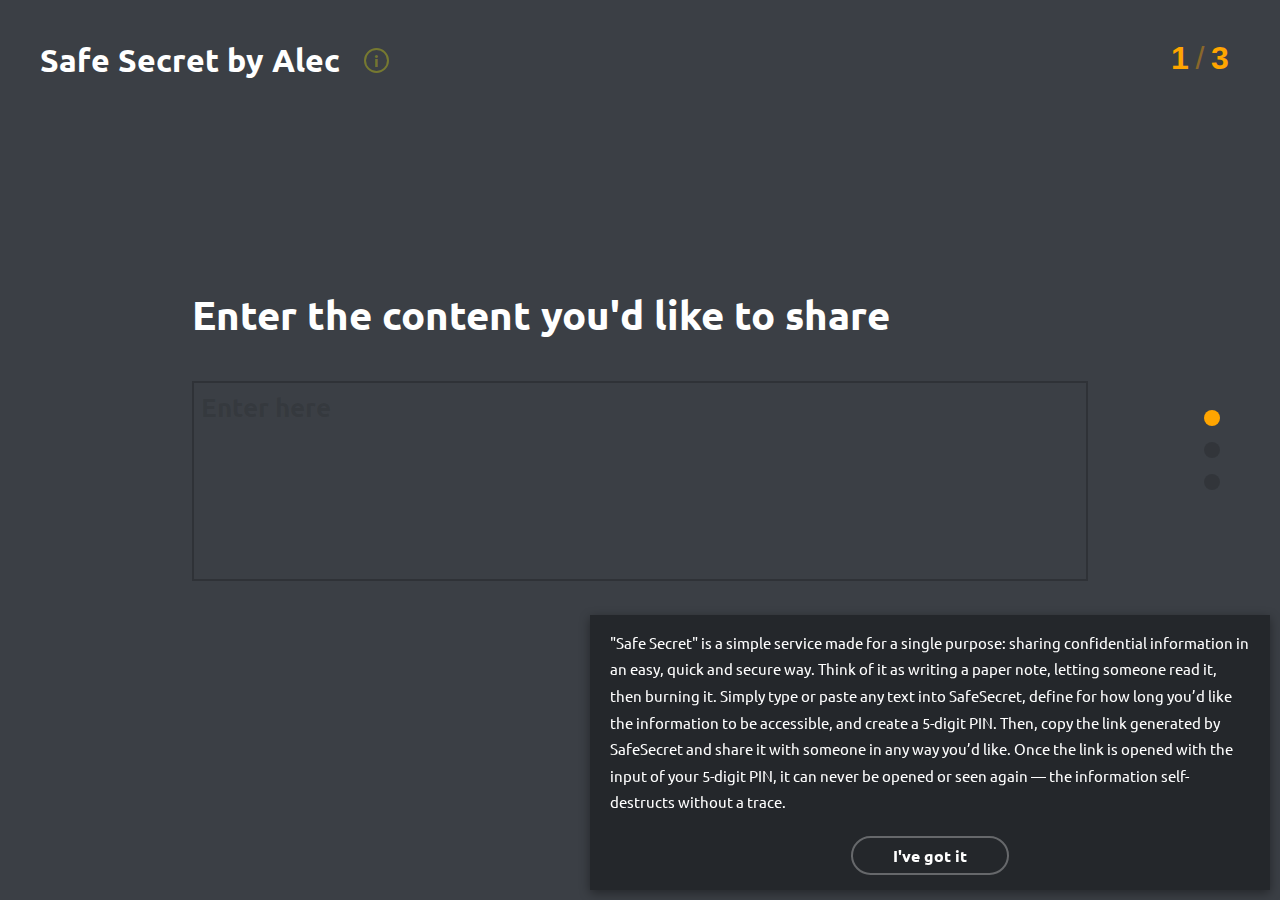
<file: index.html>
<!DOCTYPE html><html class="document no-js" lang="ru"><head><meta charset="utf-8"/><meta http-equiv="X-UA-Compatible" content="IE=edge"/><meta name="viewport" content="width=device-width, initial-scale=1"/><title>Safe Secret by Alec</title><link rel="apple-touch-icon" sizes="180x180" href="/apple-touch-icon.png"/><link rel="icon" type="image/png" href="/favicon-32x32.png" sizes="32x32"/><link rel="icon" type="image/png" href="/favicon-16x16.png" sizes="16x16"/><link rel="manifest" href="/manifest.json"/><link rel="mask-icon" href="/safari-pinned-tab.svg" color="#5bbad5"/><meta name="apple-mobile-web-app-title" content="SafeSecret"/><meta name="application-name" content="SafeSecret"/><meta name="theme-color" content="orange"/><link rel="stylesheet" href="css/main.css"/><script src="js/main.js"></script></head><body class="document__page"><div class="fs-form" id="fs-form"><header class="header"><h1 class="header__content">Safe Secret by Alec</h1><button class="button button_shown header__info" type="button" id="info">i</button></header><form class="fs-form__content fs-form__content_full" autocomplete="off"><ol class="fields"><li class="field"><label class="field__title animation__upper" for="text">Enter the content you'd like to share</label><textarea class="textarea animation__lower" id="text" placeholder="Enter here" required="true" autofocus="true"></textarea></li><li class="field"><label class="field__title animation__upper" for="time">Life span of your content</label><input class="input input_type_number animation__lower" id="time" placeholder="10" required="true" autofocus="true" type="number"/><div class="field__desc animation__upper description">Minutes</div></li><li class="field"><label class="field__title animation__upper" for="pin">Select a secret PIN</label><input class="input input_type_pin input_random animation__lower" id="pin" placeholder="12345" required="true" autofocus="true" type="number" min="10000" max="99999"/><div class="field__desc animation__upper description">5-digit PIN - Don't forget it!</div></li></ol><div class="result"><div class="result__throbber">Loading..</div><div class="result__tip">Here is your link and don't forget your PIN!</div><textarea class="textarea textarea_result textarea_size_m animation__lower result__info" id="result__info" readonly="true"></textarea><div class="description result__desc">Use and share this link to access your secret content. <a class="link" href="javascript:location.reload()">Share more secret content</a></div><button class="button button_content_copy button_shown result__button" type="button" data-clipboard-target="#result__info">Copy</button></div></form></div><div class="popup" id="welcome"><div class="popup__content">"Safe Secret" is a simple service made for a single purpose: sharing confidential information in an easy, quick and secure way. Think of it as writing a paper note, letting someone read it, then burning it. Simply type or paste any text into SafeSecret, define for how long you’d like the information to be accessible, and create a 5-digit PIN. Then, copy the link generated by SafeSecret and share it with someone in any way you’d like. Once the link is opened with the input of your 5-digit PIN, it can never be opened or seen again — the information self-destructs without a trace.</div><button class="button button_content_welcome button_shown popup__button" type="button">I've got it</button></div></body></html>
</file>
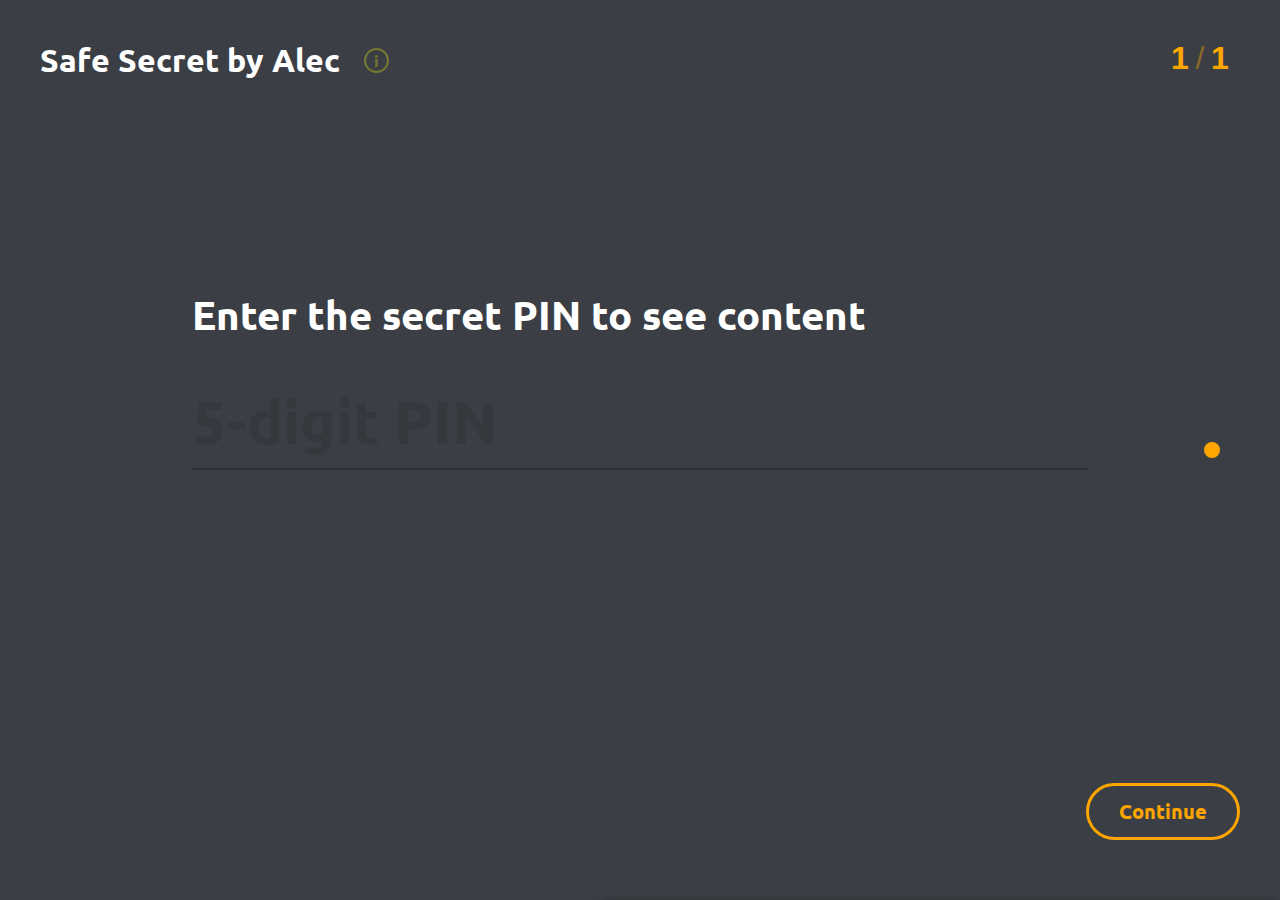
<file: show/index.html>
<!DOCTYPE html><html class="document no-js" lang="ru"><head><meta charset="utf-8"/><meta http-equiv="X-UA-Compatible" content="IE=edge"/><meta name="viewport" content="width=device-width, initial-scale=1"/><title>Safe Secret by Alec</title><link rel="apple-touch-icon" sizes="180x180" href="/apple-touch-icon.png"/><link rel="icon" type="image/png" href="/favicon-32x32.png" sizes="32x32"/><link rel="icon" type="image/png" href="/favicon-16x16.png" sizes="16x16"/><link rel="manifest" href="/manifest.json"/><link rel="mask-icon" href="/safari-pinned-tab.svg" color="#5bbad5"/><meta name="apple-mobile-web-app-title" content="SafeSecret"/><meta name="application-name" content="SafeSecret"/><meta name="theme-color" content="orange"/><link rel="stylesheet" href="../css/main.css"/><script src="../js/main.js"></script></head><body class="document__page"><div class="fs-form" id="fs-form"><header class="header"><h1 class="header__content"><a class="link" href="/">Safe Secret by Alec</a></h1><button class="button button_shown header__info" type="button" id="info">i</button></header><form class="fs-form__content fs-form__content_full" autocomplete="off"><ol class="fields"><li class="field"><label class="field__title animation__upper" for="pin">Enter the secret PIN to see content</label><input class="input input_type_pin animation__lower" id="pin" placeholder="5-digit PIN" required="true" autofocus="true" type="number" min="10000" max="99999"/></li></ol><div class="result"><div class="result__throbber">Loading..</div><div class="result__tip" id="result__tip"></div><a class="link result__again" href="javascript:location.reload()">Try again</a><a class="link result__to-main" href="/">Back to main page</a><textarea class="textarea textarea_result animation__lower result__info" id="result__info" readonly="true"></textarea><div class="description result__desc">This information will self-destruct after you close this page.</div><button class="button button_content_copy button_shown result__button" type="button" data-clipboard-target="#result__info">Copy</button></div></form></div><div class="popup" id="welcome"><div class="popup__content">SafeSecret is a simple service made for a single purpose: sharing confidential information in an easy, quick and secure way. Think of it as writing a paper note, letting someone read it, then burning it. Simply type or paste any text into SafeSecret, define for how long you’d like the information to be accessible, and create a 5-digit PIN. Then, copy the link generated by SafeSecret and share it with someone in any way you’d like. Once the link is opened with the input of your 5-digit PIN, it can never be opened or seen again — the information self-destructs without a trace.</div><button class="button button_content_welcome button_shown popup__button" type="button">I've got it</button></div></body></html>
</file>
<file: css/main.css>
@import url(https://fonts.googleapis.com/css?family=Ubuntu:400,700&subset=cyrillic);@-webkit-keyframes animHideNext{to{opacity:0;-webkit-transform:translate3d(0,-500px,0);transform:translate3d(0,-500px,0)}}@keyframes animHideNext{to{opacity:0;-webkit-transform:translate3d(0,-500px,0);transform:translate3d(0,-500px,0)}}@-webkit-keyframes animShowNext{0%{opacity:0;-webkit-transform:translate3d(0,500px,0);transform:translate3d(0,500px,0)}}@keyframes animShowNext{0%{opacity:0;-webkit-transform:translate3d(0,500px,0);transform:translate3d(0,500px,0)}}@-webkit-keyframes animHidePrev{to{opacity:0;-webkit-transform:translate3d(0,500px,0);transform:translate3d(0,500px,0)}}@keyframes animHidePrev{to{opacity:0;-webkit-transform:translate3d(0,500px,0);transform:translate3d(0,500px,0)}}@-webkit-keyframes animShowPrev{0%{opacity:0;-webkit-transform:translate3d(0,-500px,0);transform:translate3d(0,-500px,0)}}@keyframes animShowPrev{0%{opacity:0;-webkit-transform:translate3d(0,-500px,0);transform:translate3d(0,-500px,0)}}@-webkit-keyframes animFadeIn{0%{opacity:0}to{opacity:1}}@keyframes animFadeIn{0%{opacity:0}to{opacity:1}}@-webkit-keyframes animMove{0%{top:100px}}@keyframes animMove{0%{top:100px}}@-webkit-keyframes animMoveUpFromDown{0%{-webkit-transform:translateY(100%);transform:translateY(100%)}to{-webkit-transform:translateY(0);transform:translateY(0)}}@keyframes animMoveUpFromDown{0%{-webkit-transform:translateY(100%);transform:translateY(100%)}to{-webkit-transform:translateY(0);transform:translateY(0)}}@-webkit-keyframes animMoveUp{to{-webkit-transform:translateY(-100%);transform:translateY(-100%)}}@keyframes animMoveUp{to{-webkit-transform:translateY(-100%);transform:translateY(-100%)}}@-webkit-keyframes animMoveDownFromUp{0%{-webkit-transform:translateY(-100%);transform:translateY(-100%)}to{-webkit-transform:translateY(0);transform:translateY(0)}}@keyframes animMoveDownFromUp{0%{-webkit-transform:translateY(-100%);transform:translateY(-100%)}to{-webkit-transform:translateY(0);transform:translateY(0)}}@-webkit-keyframes animMoveDown{to{-webkit-transform:translateY(100%);transform:translateY(100%)}}@keyframes animMoveDown{to{-webkit-transform:translateY(100%);transform:translateY(100%)}}.button{visibility:hidden;border-radius:40px;font-weight:700;background:0 0;-webkit-transition:color 200ms,border-color 200ms;transition:color 200ms,border-color 200ms}.button[disabled]{opacity:.3;pointer-events:none}.button:focus{outline:0}.button.shown,.button_shown{visibility:visible}.button_content_copy{position:absolute;right:0;bottom:0;padding:.3em 1em;border:2px solid orange;color:orange;font-size:.75em}.button_content_continue:focus,.button_content_continue:hover,.button_content_copy:focus,.button_content_copy:hover{border-color:#adff2f;color:#adff2f}.button_content_continue{position:absolute;right:0;bottom:0;margin:0 40px 60px 0;padding:.6em 1.5em;border:3px solid orange;color:orange;font-size:1.25em}.description{margin-top:1em;color:rgba(255,165,0,.5);font-size:.4em}.document,.document__page{height:100%;margin:0;padding:0;background:#3b3f45}.document__page{color:#fff;font-weight:400;font-size:1em;font-family:Ubuntu,Arial,sans-serif;overflow:hidden;min-height:590px}.error{position:absolute;bottom:75%;left:50%;z-index:800;width:70%;max-width:960px;visibility:hidden;opacity:0;-webkit-transform:translate3d(-50%,-5px,0);transform:translate3d(-50%,-5px,0);color:#eb7e7f;font-size:1em;font-weight:700}.error.shown,.error_shown{visibility:visible;opacity:1;-webkit-transition:opacity .3s,-webkit-transform .3s;transition:transform .3s,opacity .3s;transition:transform .3s,opacity .3s,-webkit-transform .3s;-webkit-transform:translate3d(-50%,0,0);transform:translate3d(-50%,0,0)}.field{position:relative;z-index:1;margin:0;padding:0;border:0}.field:hover{z-index:999}.field.shown,.field_current,.field_shown{visibility:visible!important}.field__title,.field_hide{pointer-events:none}.field__title{position:relative;display:inline-block;padding:0 5px 1em 0;font-weight:700}.fields{position:relative;top:0;margin:0 auto;padding:0;list-style:none}.fields_next .field_hide,.fields_prev .field_hide{visibility:visible}.fields_next .field_hide .animation__lower,.fields_next .field_hide .animation__upper{-webkit-animation:animHideNext .5s cubic-bezier(.7,0,.3,1) forwards;animation:animHideNext .5s cubic-bezier(.7,0,.3,1) forwards}.fields_next .field_hide .animation__lower{-webkit-animation-delay:.1s;animation-delay:.1s}.fields_next .field_shown .animation__lower,.fields_next .field_shown .animation__upper{-webkit-animation:animShowNext .5s cubic-bezier(.7,0,.3,1) both .15s;animation:animShowNext .5s cubic-bezier(.7,0,.3,1) both .15s}.fields_next .field_shown .animation__lower{-webkit-animation-delay:.25s;animation-delay:.25s}.fields_prev .field_hide .animation__lower,.fields_prev .field_hide .animation__upper{-webkit-animation:animHidePrev .5s cubic-bezier(.7,0,.3,1) forwards;animation:animHidePrev .5s cubic-bezier(.7,0,.3,1) forwards}.fields_prev .field_hide .animation__upper{-webkit-animation-delay:.1s;animation-delay:.1s}.fields_prev .field_shown .animation__lower,.fields_prev .field_shown .animation__upper{-webkit-animation:animShowPrev .5s cubic-bezier(.7,0,.3,1) both .15s;animation:animShowPrev .5s cubic-bezier(.7,0,.3,1) both .15s}.fields_prev .field_shown .animation__upper{-webkit-animation-delay:.25s;animation-delay:.25s}.fs-form{position:relative;width:100%;height:100%;color:#fff}.fs-form__content{position:relative;text-align:left;font-size:2.5em}.fs-form__content_full{top:32%;margin:0 auto;width:70%;max-width:960px}.fs-form__content_full .field{visibility:hidden}.fs-form__content_full .field__title:hover~.info,.fs-form__content_full .info:hover{opacity:1;-webkit-transform:translateY(0);transform:translateY(0);pointer-events:auto}.fs-form__content_full .field__title[data-info]::after{position:relative;display:inline-block;margin-left:10px;width:24px;height:24px;border:2px solid rgba(0,0,0,.4);color:rgba(0,0,0,.4);border-radius:50%;content:'i';vertical-align:top;text-align:center;font-weight:700;font-style:italic;font-size:14px;font-family:Georgia,serif;line-height:20px;cursor:pointer;pointer-events:auto}.fs-form__content_full .field__title[data-info]::before{position:absolute;bottom:100%;left:0;padding:0 0 10px;min-width:200px;content:attr(data-info);font-size:.4em;color:#6a7b7e;opacity:0;-webkit-transition:opacity .3s,-webkit-transform .3s;transition:opacity .3s,transform .3s;transition:opacity .3s,transform .3s,-webkit-transform .3s;-webkit-transform:translate3d(0,-5px,0);transform:translate3d(0,-5px,0);pointer-events:none}.fs-form__content_full .field__title[data-info]:hover::before{opacity:1;-webkit-transform:translate3d(0,0,0);transform:translate3d(0,0,0)}.fs-form__content_overview{box-sizing:border-box;padding:2.5em 20% 6em;width:100%;height:100%;background:orange;color:#3b3f45;font-size:1.2em}.fs-form__content_overview .fields{display:none}.fs-form__content_overview .textarea{color:#3b3f45;font-weight:700;font-size:1.85em}.fs-form__content_overview .result,article,aside,details,figcaption,figure,footer,header,hgroup,main,nav,section,summary{display:block}.fs-form__content_overview .description{color:rgba(0,0,0,.5);font-size:1em}.fs-form__content_overview .link{border-bottom:1px solid;color:#3b3f45;-webkit-transition:border-color 200ms;transition:border-color 200ms}.fs-form__content_overview .link:focus,.fs-form__content_overview .link:hover{border-color:transparent;color:#3b3f45}.fs-form__content.shown,.fs-form__content_shown{-webkit-animation:animFadeIn .5s;animation:animFadeIn .5s}.fs-form__content.shown .fields,.fs-form__content_shown .fields{-webkit-animation:animMove .5s;animation:animMove .5s}.fs-form__content .submit{display:none}.header{box-sizing:border-box;position:absolute;top:0;left:0;margin:0;padding:40px;width:100%}.header__content,.header__info{display:inline-block;vertical-align:middle}.header__content{margin:0}.header__info{width:25px;height:25px;margin-left:1.5em;border:2px solid;color:rgba(255,255,0,.3);font-size:16px;line-height:1.25;text-align:center;-webkit-transition:color 250ms;transition:color 250ms}.header__info:focus,.header__info:hover{color:rgba(255,255,255,.7)}.header .link{color:#fff;border-bottom:1px solid transparent}.header .link:focus,.header .link:hover{border-color:rgba(255,255,0,.5)}.input{display:block;margin:0;padding:0 0 .15em;width:100%;border:0;border-bottom:2px solid rgba(0,0,0,.2);background-color:transparent;color:orange;text-overflow:ellipsis;font-weight:700;font-size:1.5em;border-radius:0;overflow:auto;font-family:inherit;-webkit-appearance:none}.input[type=text]::-ms-clear{display:none}.input:invalid{box-shadow:none}.input:focus{background-color:#3b3f45;outline:0}.input:focus:placeholder{color:transparent}.input::-webkit-input-placeholder{color:rgba(0,0,0,.1)}.input::-moz-placeholder{color:rgba(0,0,0,.1)}.input::-ms-input-placeholder{color:rgba(0,0,0,.1)}.input::placeholder{color:rgba(0,0,0,.1)}.input_type_number,.input_type_pin{-moz-appearance:textfield}.input_type_number::-webkit-inner-spin-button,.input_type_number::-webkit-outer-spin-button,.input_type_pin::-webkit-inner-spin-button,.input_type_pin::-webkit-outer-spin-button{-webkit-appearance:none}.js .fs-form__content_full .field{position:absolute;width:100%}.link{outline:0;color:rgba(0,0,0,.3);text-decoration:none}.link:focus,.link:hover{color:#fff}.main{display:block;overflow:hidden}.message-final{visibility:hidden}.message-final.shown,.message-final_shown,.nav-dots.shown{visibility:visible}.nav-dots{position:absolute;top:50%;right:60px;left:auto;visibility:hidden;-webkit-transform:translateY(-50%);transform:translateY(-50%)}.nav-dots_shown{visibility:visible}.nav-dots__item{position:relative;display:block;padding:0;margin:16px 0;width:16px;height:16px;border:0;border-radius:50%;background:0 0;-webkit-transition:opacity .3s ease,-webkit-transform .3s ease;transition:transform .3s ease,opacity .3s ease;transition:transform .3s ease,opacity .3s ease,-webkit-transform .3s ease}.nav-dots__item::after,.nav-dots__item::before{content:'';position:absolute;top:0;left:0;width:100%;height:100%;border-radius:50%;background-color:rgba(0,0,0,.5);text-indent:0;-webkit-backface-visibility:hidden;backface-visibility:hidden}.nav-dots__item::after{background-color:rgba(0,0,0,.4);-webkit-transform:perspective(1000px) rotate3d(0,1,0,180deg);transform:perspective(1000px) rotate3d(0,1,0,180deg)}.nav-dots__item:hover::before{background:#adff2f}.nav-dots__item:focus{outline:0}.nav-dots__item[disabled]{opacity:.3;pointer-events:none}.nav-dots__item_current{-webkit-transform:perspective(1000px) rotate3d(0,1,0,180deg);transform:perspective(1000px) rotate3d(0,1,0,180deg)}.nav-dots__item_current::before{background:orange}.no-js .fs-form__content{padding:0 0 6em}.no-js .field{margin:1em 0 2em;padding:0 0 2em;visibility:visible;border-bottom:2px solid rgba(0,0,0,.1)}audio,canvas,video{display:inline-block}audio:not([controls]){display:none;height:0}[hidden]{display:none}html{font-family:sans-serif;-ms-text-size-adjust:100%;-webkit-text-size-adjust:100%}body,figure{margin:0}a:focus{outline:thin dotted}a:active,a:hover{outline:0}h1{font-size:2em;margin:.67em 0}abbr[title]{border-bottom:1px dotted}b,strong{font-weight:700}dfn{font-style:italic}hr{box-sizing:content-box;height:0}mark{background:#ff0;color:#000}code,kbd,pre,samp{font-family:monospace,serif;font-size:1em}pre{white-space:pre-wrap}q{quotes:"\201C" "\201D" "\2018" "\2019"}small{font-size:80%}sub,sup{font-size:75%;line-height:0;position:relative;vertical-align:baseline}sup{top:-.5em}sub{bottom:-.25em}img{border:0}svg:not(:root){overflow:hidden}fieldset{border:1px solid silver;margin:0 2px;padding:.35em .625em .75em}legend{border:0;padding:0}button,input,select,textarea{font-family:inherit;font-size:100%;margin:0}button,input{line-height:normal}button,select{text-transform:none}button,html input[type=button],input[type=reset],input[type=submit]{-webkit-appearance:button;cursor:pointer}button[disabled],html input[disabled]{cursor:default}input[type=checkbox],input[type=radio]{box-sizing:border-box;padding:0}input[type=search]{-webkit-appearance:textfield;box-sizing:content-box}input[type=search]::-webkit-search-cancel-button,input[type=search]::-webkit-search-decoration{-webkit-appearance:none}button::-moz-focus-inner,input::-moz-focus-inner{border:0;padding:0}textarea{overflow:auto;vertical-align:top}table{border-collapse:collapse;border-spacing:0}.numbers{position:absolute;top:0;right:0;visibility:hidden;overflow:hidden;width:2.5em;margin:40px;color:orange;font-size:2em;font-weight:700;font-family:"Helvetica Neue",Helvetica,Arial,sans-serif;cursor:default}.numbers::after{content:'/';position:absolute;left:0;width:100%;opacity:.4;font-weight:300;text-align:center}.numbers.shown,.numbers_shown{visibility:visible}.numbers_shown-next .numbers__item_new{-webkit-animation:animMoveUpFromDown .4s both;animation:animMoveUpFromDown .4s both}.numbers_shown-next .numbers__item_current{-webkit-animation:animMoveUp .4s both;animation:animMoveUp .4s both}.numbers_shown-prev .numbers__item_new{-webkit-animation:animMoveDownFromUp .4s both;animation:animMoveDownFromUp .4s both}.numbers_shown-prev .numbers__item_current{-webkit-animation:animMoveDown .4s both;animation:animMoveDown .4s both}.numbers__item{float:right;width:50%;text-align:center}.numbers__item_current{float:left}.numbers__item_new,.popup{-webkit-transform:translateY(100%);transform:translateY(100%)}.numbers__item_new{left:0;position:absolute}.overview .fs-form{height:auto}.popup{position:fixed;z-index:1000;right:0;bottom:0;width:50%;padding:15px 20px;box-shadow:0 3px 10px rgba(0,0,0,.4);background:#24272b;-webkit-transition:all 500ms 0s;transition:all 500ms 0s}.popup_shown{margin:0 10px 10px 0;-webkit-transform:none;transform:none;-webkit-transition:all 500ms 1s;transition:all 500ms 1s}.popup_fast{-webkit-transition:all 500ms 0s;transition:all 500ms 0s}.popup__content{margin-bottom:20px;font-size:.95em;line-height:1.75}.popup__button{display:block;padding:7px 40px;margin:auto;border:2px solid rgba(255,255,255,.3);color:#fff;-webkit-transition:border-color 250ms;transition:border-color 250ms}.popup__button:focus,.popup__button:hover{border-color:#fff}.progress{position:absolute;top:0;visibility:hidden;width:0%;height:.5em;background:orange;-webkit-transition:width .3s ease-in-out;transition:width .3s ease-in-out}.progress.shown,.progress_shown{visibility:visible}.result{display:none;position:relative}.result__throbber,.result__tip{font-weight:700;font-size:1.85em}.result__tip{display:none;margin-bottom:1.5em;color:#3b3f45}.result__throbber{color:rgba(0,0,0,.2)}.result__again,.result__button,.result__desc,.result__info,.result__to-main,.result_loaded .result__throbber{display:none}.result_loaded .result__button,.result_loaded .result__desc,.result_loaded .result__info,.result_loaded .result__tip{display:block}.result_error .result__throbber{display:none}.result_error .result__tip{display:block;margin-bottom:.5em;color:#f00000}.result_again .result__again,.result_error .result__to-main{display:inline}.result_again .result__to-main{display:none}.textarea{box-sizing:border-box;padding:.25em;width:100%;height:200px;border:2px solid rgba(0,0,0,.2);background-color:transparent;color:orange;font-weight:700;font-size:.65em;resize:none}.textarea_size_m{height:auto;max-height:200px}.textarea:focus{outline:0}.textarea::-webkit-input-placeholder{color:rgba(0,0,0,.1)}.textarea::-moz-placeholder{color:rgba(0,0,0,.1)}.textarea::-ms-input-placeholder{color:rgba(0,0,0,.1)}.textarea::placeholder{color:rgba(0,0,0,.1)}@media screen and (max-width:52.5em){.button_content_copy{bottom:-2em}.button_content_continue{right:20px;bottom:20px;width:50px;height:50px;padding:50px 0 0 50px;margin:0;border-radius:50%;font-size:0}.button_content_continue::before{content:'\27A1';position:absolute;top:0;left:0;width:100%;height:100%;font-size:30px;line-height:48px;text-align:center}.document__page{min-height:500px}.error{bottom:5em;left:0;box-sizing:border-box;width:100%;padding:0 90px 0 2em;font-size:1.5em;-webkit-transform:translate3d(0,-5px,0);transform:translate3d(0,-5px,0)}.error.shown,.error_shown{-webkit-transform:translate3d(0,0,0);transform:translate3d(0,0,0)}.fs-form{font-size:70%}.fs-form__content{top:6em;right:2em;left:0;padding:0 3.75em 0 1em;width:auto;font-size:2em}.fs-form__content_overview{top:0;right:0;left:0;padding:1em;font-size:1.6em}.fs-form__content_overview .textarea{font-size:1.2em}.header{padding:20px}.header__info{width:22px;height:22px;font-size:14px}.nav-dots{right:25px}.numbers{margin:20px}.result__tip{margin-bottom:1em}.textarea_size_m{max-height:10em}}@media (max-width:52.5em){.popup{display:-webkit-box;display:flex;-webkit-box-orient:vertical;-webkit-box-direction:normal;flex-direction:column;-webkit-box-pack:center;justify-content:center;-webkit-box-align:center;align-items:center;width:auto}.popup_shown{top:10px;left:10px;right:10px;bottom:10px;margin:0}.popup__button{display:inline-block;margin:0}}
</file>
